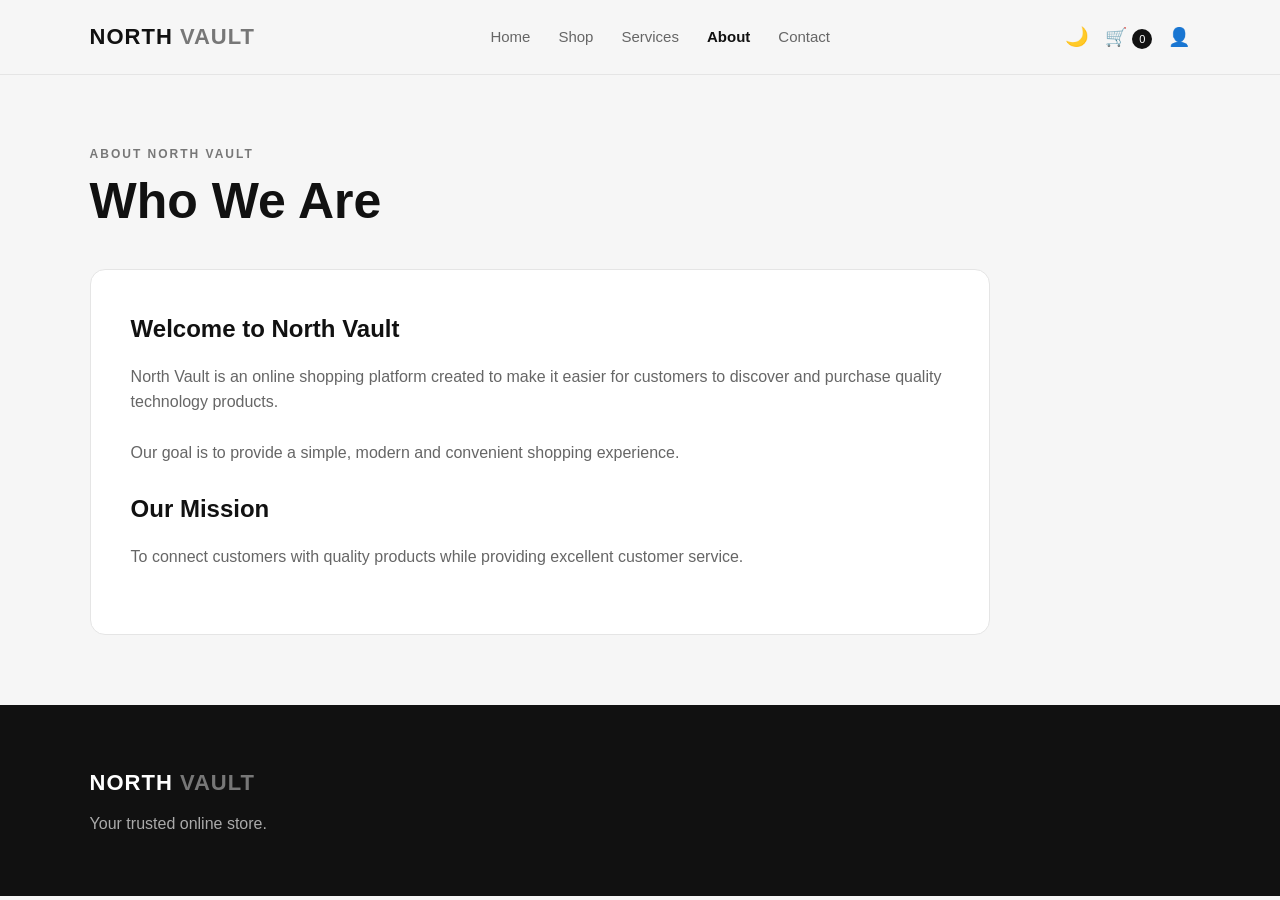
<file: about.html>
<!DOCTYPE html>
<html lang="en">
<head>
    <meta charset="UTF-8">
    <meta name="viewport" content="width=device-width, initial-scale=1.0">
    <title>North Vault | About</title>
    <link rel="stylesheet" href="style.css">
</head>

<body>

<header class="header">

    <a href="index.html" class="logo">
        NORTH <span>VAULT</span>
    </a>

    <nav>
        <a href="index.html">Home</a>
        <a href="shop.html">Shop</a>
        <a href="services.html">Services</a>
        <a class="active" href="about.html">About</a>
        <a href="contact.html">Contact</a>
    </nav>

    <div class="header-actions">
        <button onclick="toggleDarkMode()">🌙</button>
        <a href="cart.html">🛒 <span id="cartCount">0</span></a>
        <a href="profile.html">👤</a>
    </div>

</header>

<main class="page">

    <div class="page-heading">
        <p class="eyebrow">ABOUT NORTH VAULT</p>
        <h1>Who We Are</h1>
    </div>

    <div class="about-box">

        <h2>Welcome to North Vault</h2>

        <p>
            North Vault is an online shopping platform created to make
            it easier for customers to discover and purchase quality
            technology products.
        </p>

        <p>
            Our goal is to provide a simple, modern and convenient
            shopping experience.
        </p>

        <h2>Our Mission</h2>

        <p>
            To connect customers with quality products while providing
            excellent customer service.
        </p>

    </div>

</main>

<footer class="footer">
    <div>
        <a href="index.html" class="logo">NORTH <span>VAULT</span></a>
        <p>Your trusted online store.</p>
    </div>
</footer>

<script src="script.js"></script>

</body>
</html>
</file>
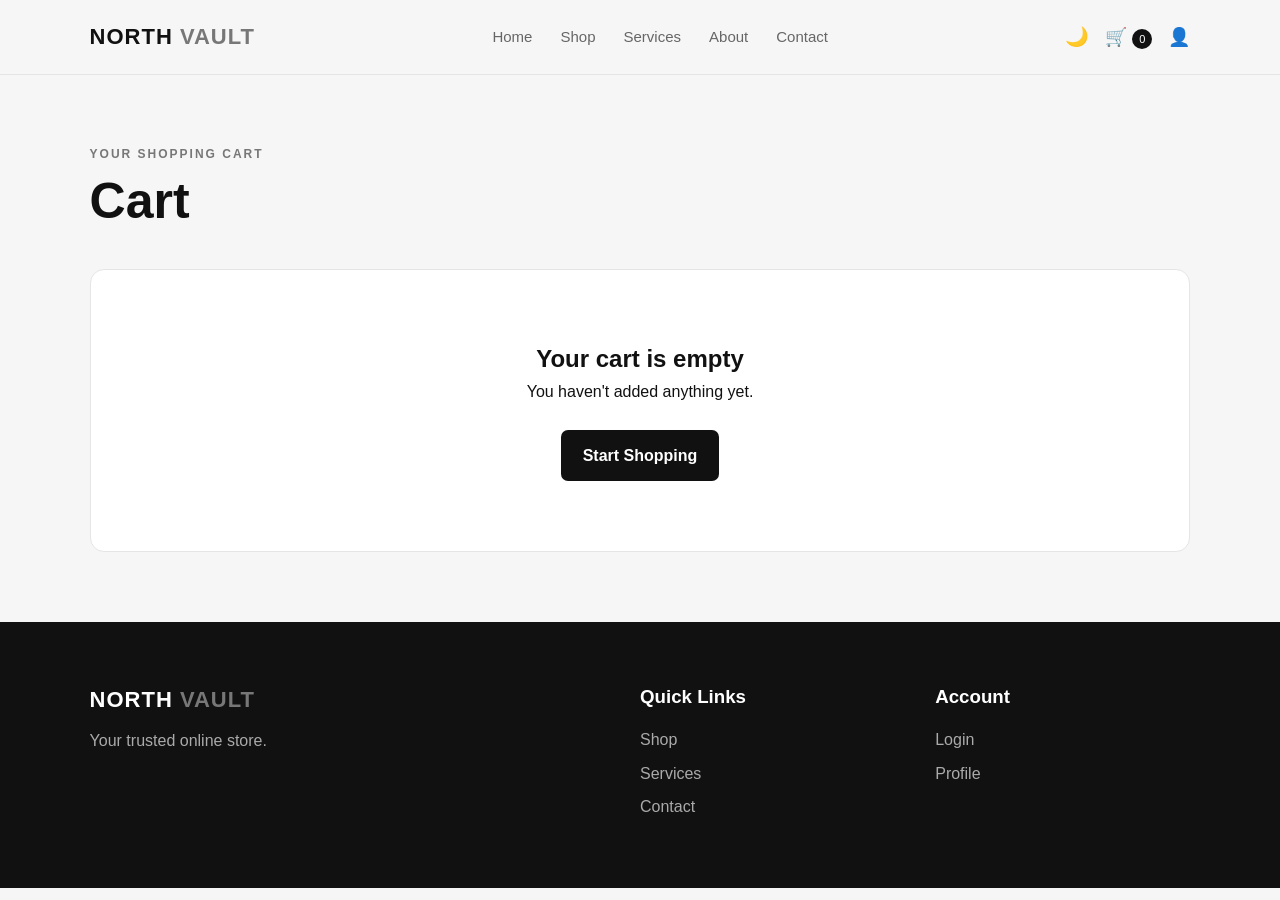
<file: cart.html>
<!DOCTYPE html>
<html lang="en">
<head>
    <meta charset="UTF-8">
    <meta name="viewport" content="width=device-width, initial-scale=1.0">
    <title>North Vault | Cart</title>
    <link rel="stylesheet" href="style.css">
</head>

<body>

<header class="header">

    <a href="index.html" class="logo">
        NORTH <span>VAULT</span>
    </a>

    <nav>
        <a href="index.html">Home</a>
        <a href="shop.html">Shop</a>
        <a href="services.html">Services</a>
        <a href="about.html">About</a>
        <a href="contact.html">Contact</a>
    </nav>

    <div class="header-actions">
        <button onclick="toggleDarkMode()">🌙</button>
        <a href="cart.html">🛒 <span id="cartCount">0</span></a>
        <a href="profile.html">👤</a>
    </div>

</header>

<main class="page">

    <div class="page-heading">
        <p class="eyebrow">YOUR SHOPPING CART</p>
        <h1>Cart</h1>
    </div>

    <div id="cartContainer"></div>

</main>

<footer class="footer">

    <div>
        <a href="index.html" class="logo">NORTH <span>VAULT</span></a>
        <p>Your trusted online store.</p>
    </div>

    <div>
        <h3>Quick Links</h3>
        <a href="shop.html">Shop</a>
        <a href="services.html">Services</a>
        <a href="contact.html">Contact</a>
    </div>

    <div>
        <h3>Account</h3>
        <a href="login.html">Login</a>
        <a href="profile.html">Profile</a>
    </div>

</footer>

<script src="script.js"></script>

</body>
</html>
</file>
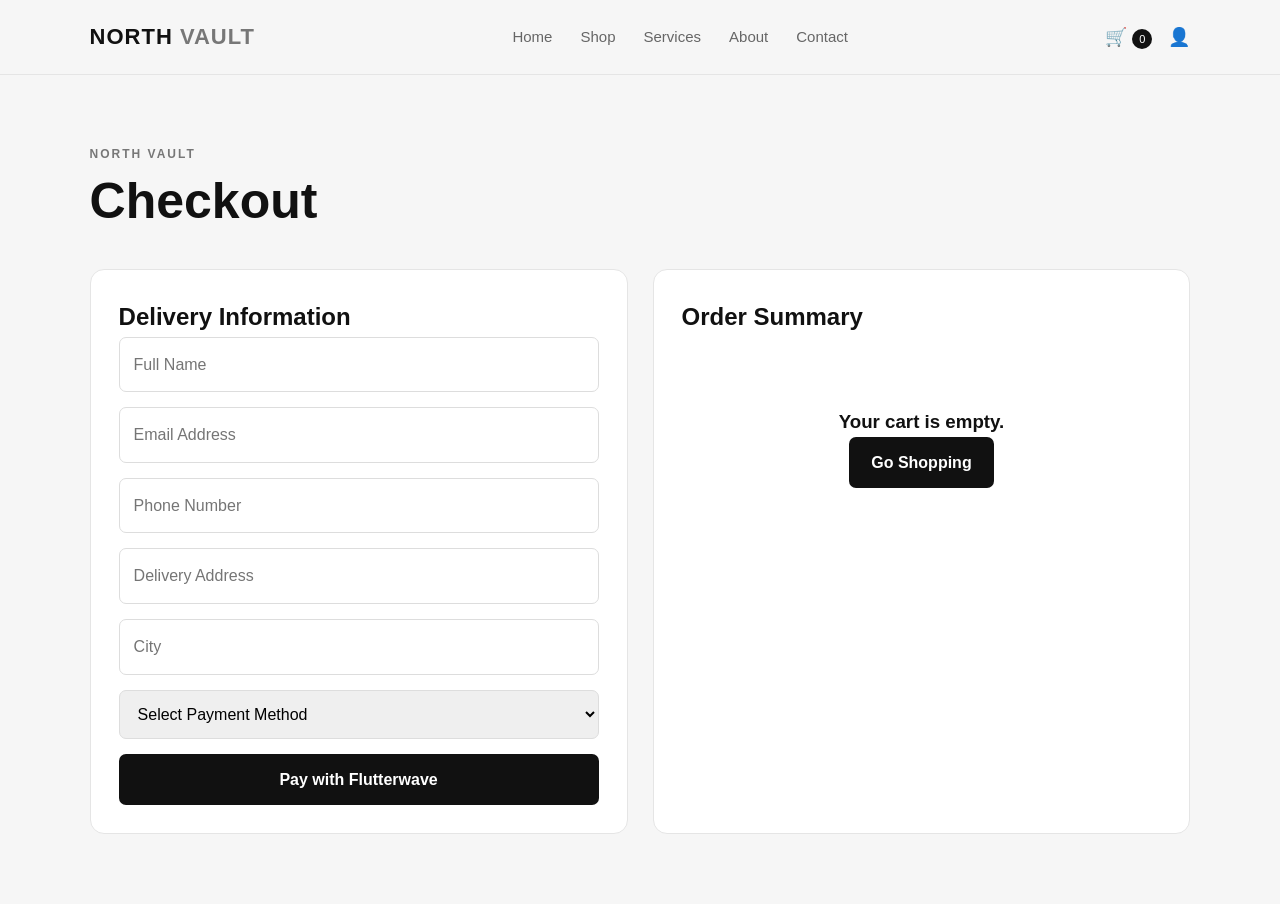
<file: checkout.html>
<!DOCTYPE html>
<html lang="en">

<head>
    <meta charset="UTF-8">
    <meta name="viewport" content="width=device-width, initial-scale=1.0">

    <title>North Vault | Checkout</title>

    <link rel="stylesheet" href="style.css">
</head>

<body>

<header class="header">

    <a href="index.html" class="logo">
        NORTH <span>VAULT</span>
    </a>

    <nav>
        <a href="index.html">Home</a>
        <a href="shop.html">Shop</a>
        <a href="services.html">Services</a>
        <a href="about.html">About</a>
        <a href="contact.html">Contact</a>
    </nav>

    <div class="header-actions">

        <a href="cart.html">
            🛒 <span id="cartCount">0</span>
        </a>

        <a href="profile.html">
            👤
        </a>

    </div>

</header>


<main class="page">

    <div class="page-heading">

        <p class="eyebrow">
            NORTH VAULT
        </p>

        <h1>
            Checkout
        </h1>

    </div>


    <div class="checkout-layout">


        <!-- =========================
             DELIVERY INFORMATION
        ========================== -->

        <div class="card">

            <h2>
                Delivery Information
            </h2>


            <form
                id="checkoutForm"
                action="create_payment.php"
                method="POST"
            >


                <input
                    type="text"
                    id="checkoutName"
                    name="name"
                    placeholder="Full Name"
                    required
                >


                <input
                    type="email"
                    id="checkoutEmail"
                    name="email"
                    placeholder="Email Address"
                    required
                >


                <input
                    type="tel"
                    id="checkoutPhone"
                    name="phone"
                    placeholder="Phone Number"
                    required
                >


                <input
                    type="text"
                    id="checkoutAddress"
                    name="address"
                    placeholder="Delivery Address"
                    required
                >


                <input
                    type="text"
                    id="checkoutCity"
                    name="city"
                    placeholder="City"
                    required
                >


                <select
                    id="paymentMethod"
                    name="paymentMethod"
                    required
                >

                    <option value="">
                        Select Payment Method
                    </option>

                    <option value="Flutterwave">
                        Pay with Flutterwave
                    </option>

                </select>


                <!--
                    JavaScript will put the correct
                    cart total here.
                -->

                <input
                    type="hidden"
                    id="paymentAmount"
                    name="amount"
                    value="0"
                >


                <button
                    class="btn"
                    type="submit"
                >
                    Pay with Flutterwave
                </button>


            </form>

        </div>



        <!-- =========================
             ORDER SUMMARY
        ========================== -->

        <div class="card">

            <h2>
                Order Summary
            </h2>


            <div id="checkoutSummary"></div>

        </div>


    </div>

</main>


<script src="script.js"></script>

</body>
</html>
</file>
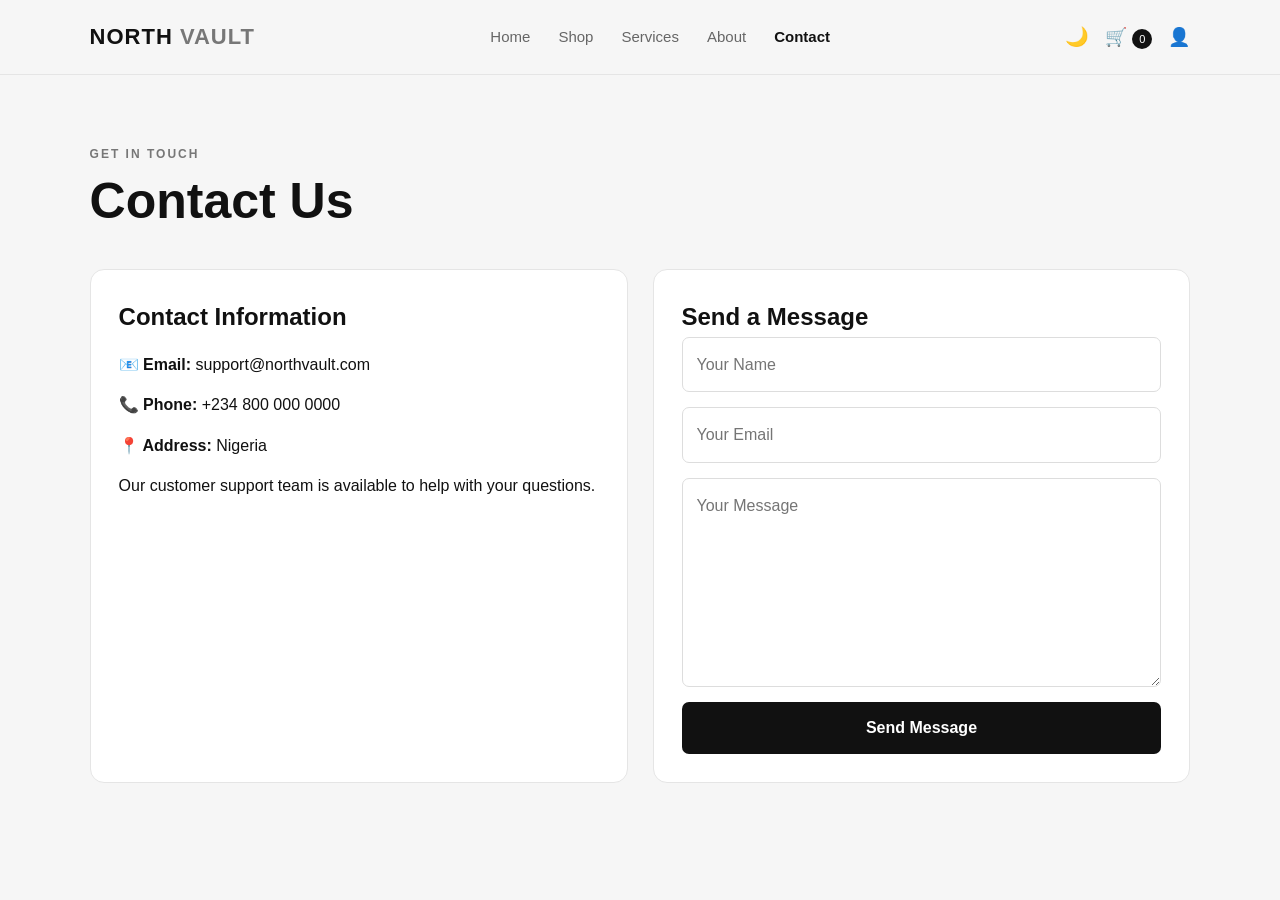
<file: contact.html>
<!DOCTYPE html>
<html lang="en">
<head>
    <meta charset="UTF-8">
    <meta name="viewport" content="width=device-width, initial-scale=1.0">
    <title>North Vault | Contact</title>
    <link rel="stylesheet" href="style.css">
</head>

<body>

<header class="header">

    <a href="index.html" class="logo">
        NORTH <span>VAULT</span>
    </a>

    <nav>
        <a href="index.html">Home</a>
        <a href="shop.html">Shop</a>
        <a href="services.html">Services</a>
        <a href="about.html">About</a>
        <a class="active" href="contact.html">Contact</a>
    </nav>

    <div class="header-actions">
        <button onclick="toggleDarkMode()">🌙</button>
        <a href="cart.html">🛒 <span id="cartCount">0</span></a>
        <a href="profile.html">👤</a>
    </div>

</header>

<main class="page">

    <div class="page-heading">
        <p class="eyebrow">GET IN TOUCH</p>
        <h1>Contact Us</h1>
    </div>

    <div class="contact-layout">

        <div class="card">

            <h2>Contact Information</h2>

            <p><strong>📧 Email:</strong> support@northvault.com</p>

            <p><strong>📞 Phone:</strong> +234 800 000 0000</p>

            <p><strong>📍 Address:</strong> Nigeria</p>

            <p>
                Our customer support team is available to help
                with your questions.
            </p>

        </div>

        <div class="card">

            <h2>Send a Message</h2>

            <form id="contactForm">

                <input
                    type="text"
                    id="contactName"
                    placeholder="Your Name"
                    required
                >

                <input
                    type="email"
                    id="contactEmail"
                    placeholder="Your Email"
                    required
                >

                <textarea
                    id="contactMessage"
                    rows="7"
                    placeholder="Your Message"
                    required
                ></textarea>

                <button class="btn" type="submit">
                    Send Message
                </button>

            </form>

        </div>

    </div>

</main>

<script src="script.js"></script>

</body>
</html>
</file>
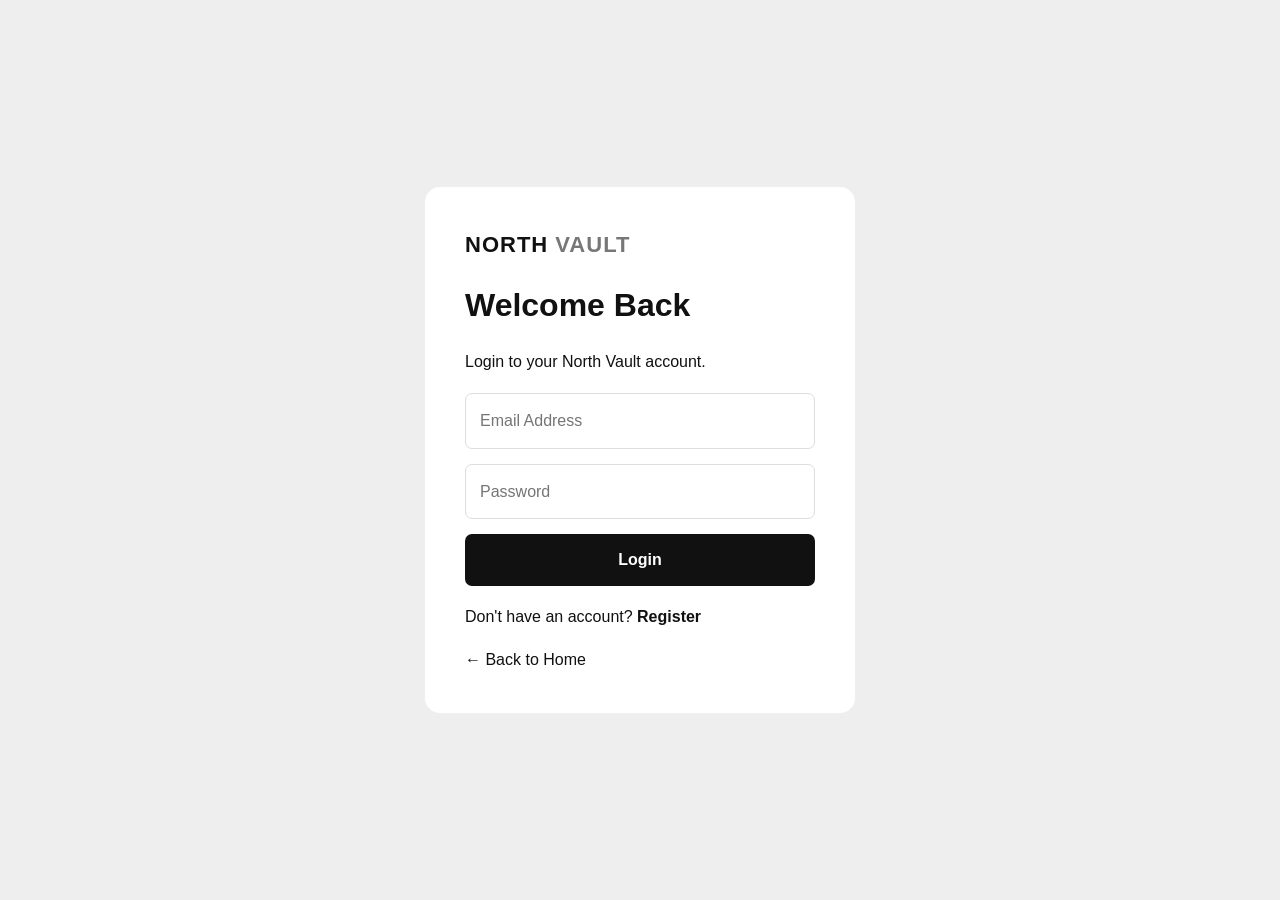
<file: login.html>
<!DOCTYPE html>
<html lang="en">
<head>
    <meta charset="UTF-8">
    <meta name="viewport" content="width=device-width, initial-scale=1.0">
    <title>North Vault | Login</title>
    <link rel="stylesheet" href="style.css">
</head>

<body>

<div class="auth-page">

    <div class="auth-box">

        <a href="index.html" class="logo">
            NORTH <span>VAULT</span>
        </a>

        <h1>Welcome Back</h1>

        <p>Login to your North Vault account.</p>

        <form id="loginForm">

            <input
                type="email"
                id="loginEmail"
                placeholder="Email Address"
                required
            >

            <input
                type="password"
                id="loginPassword"
                placeholder="Password"
                required
            >

            <button class="btn" type="submit">
                Login
            </button>

        </form>

        <p>
            Don't have an account?
            <a href="register.html"><strong>Register</strong></a>
        </p>

        <a href="index.html">← Back to Home</a>

    </div>

</div>

<script src="script.js"></script>

</body>
</html>
</file>
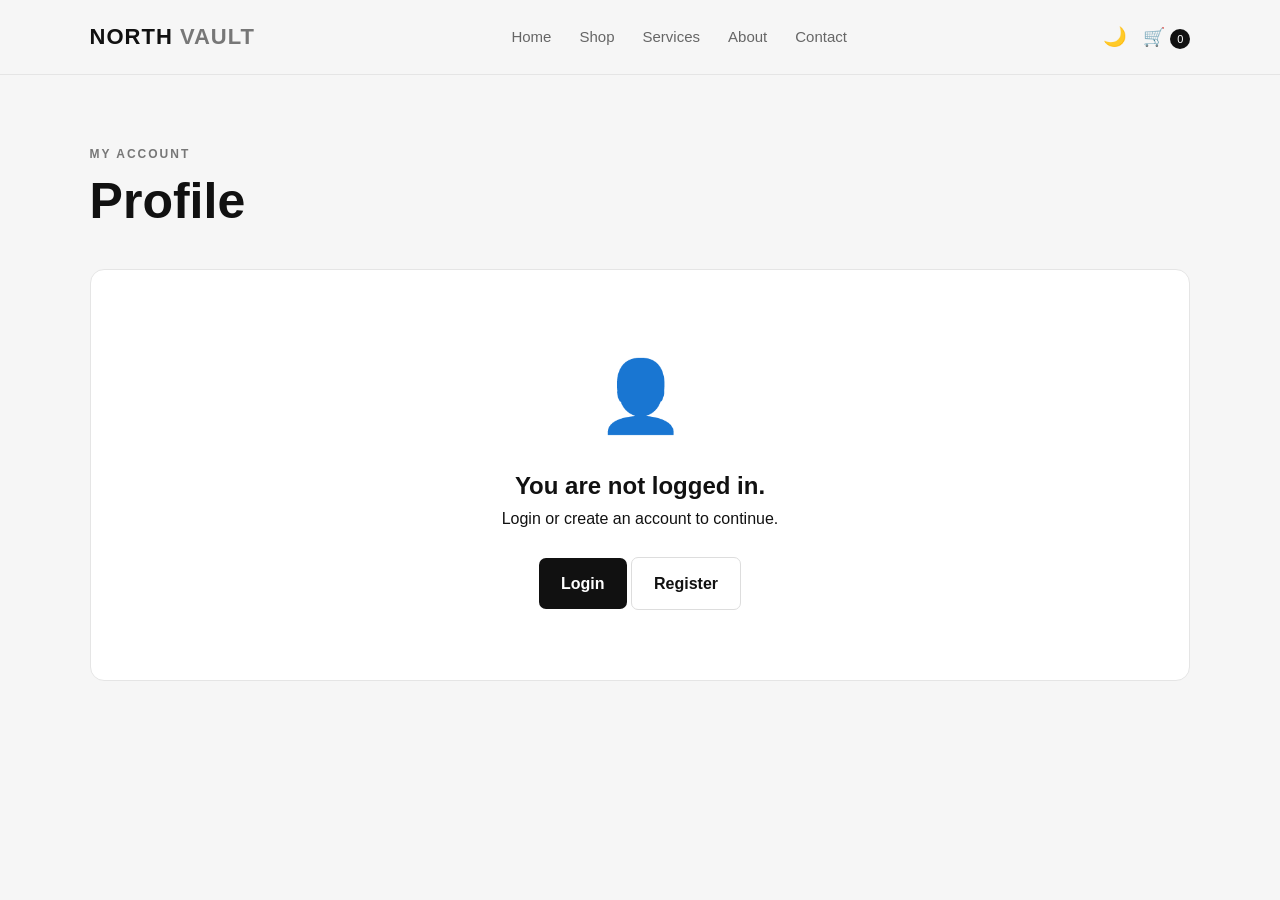
<file: profile.html>
<!DOCTYPE html>
<html lang="en">
<head>
    <meta charset="UTF-8">
    <meta name="viewport" content="width=device-width, initial-scale=1.0">
    <title>North Vault | Profile</title>
    <link rel="stylesheet" href="style.css">
</head>

<body>

<header class="header">

    <a href="index.html" class="logo">
        NORTH <span>VAULT</span>
    </a>

    <nav>
        <a href="index.html">Home</a>
        <a href="shop.html">Shop</a>
        <a href="services.html">Services</a>
        <a href="about.html">About</a>
        <a href="contact.html">Contact</a>
    </nav>

    <div class="header-actions">
        <button onclick="toggleDarkMode()">🌙</button>
        <a href="cart.html">🛒 <span id="cartCount">0</span></a>
    </div>

</header>

<main class="page">

    <div class="page-heading">
        <p class="eyebrow">MY ACCOUNT</p>
        <h1>Profile</h1>
    </div>

    <div id="profileContent"></div>

</main>

<script src="script.js"></script>

</body>
</html>
</file>
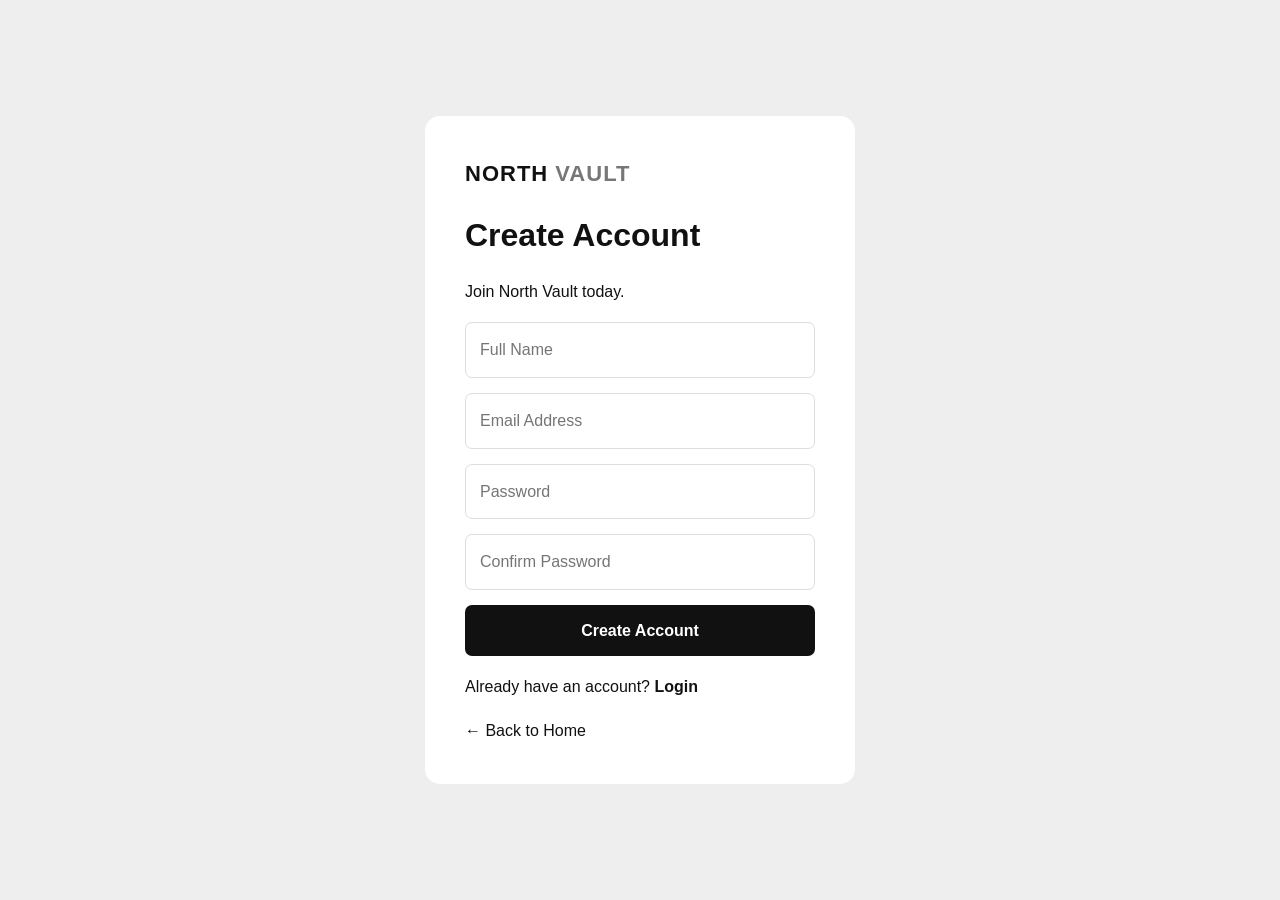
<file: register.html>
<!DOCTYPE html>
<html lang="en">
<head>
    <meta charset="UTF-8">
    <meta name="viewport" content="width=device-width, initial-scale=1.0">
    <title>North Vault | Register</title>
    <link rel="stylesheet" href="style.css">
</head>

<body>

<div class="auth-page">

    <div class="auth-box">

        <a href="index.html" class="logo">
            NORTH <span>VAULT</span>
        </a>

        <h1>Create Account</h1>

        <p>Join North Vault today.</p>

        <form id="registerForm">

            <input
                type="text"
                id="registerName"
                placeholder="Full Name"
                required
            >

            <input
                type="email"
                id="registerEmail"
                placeholder="Email Address"
                required
            >

            <input
                type="password"
                id="registerPassword"
                placeholder="Password"
                required
            >

            <input
                type="password"
                id="registerConfirm"
                placeholder="Confirm Password"
                required
            >

            <button class="btn" type="submit">
                Create Account
            </button>

        </form>

        <p>
            Already have an account?
            <a href="login.html"><strong>Login</strong></a>
        </p>

        <a href="index.html">← Back to Home</a>

    </div>

</div>

<script src="script.js"></script>

</body>
</html>
</file>
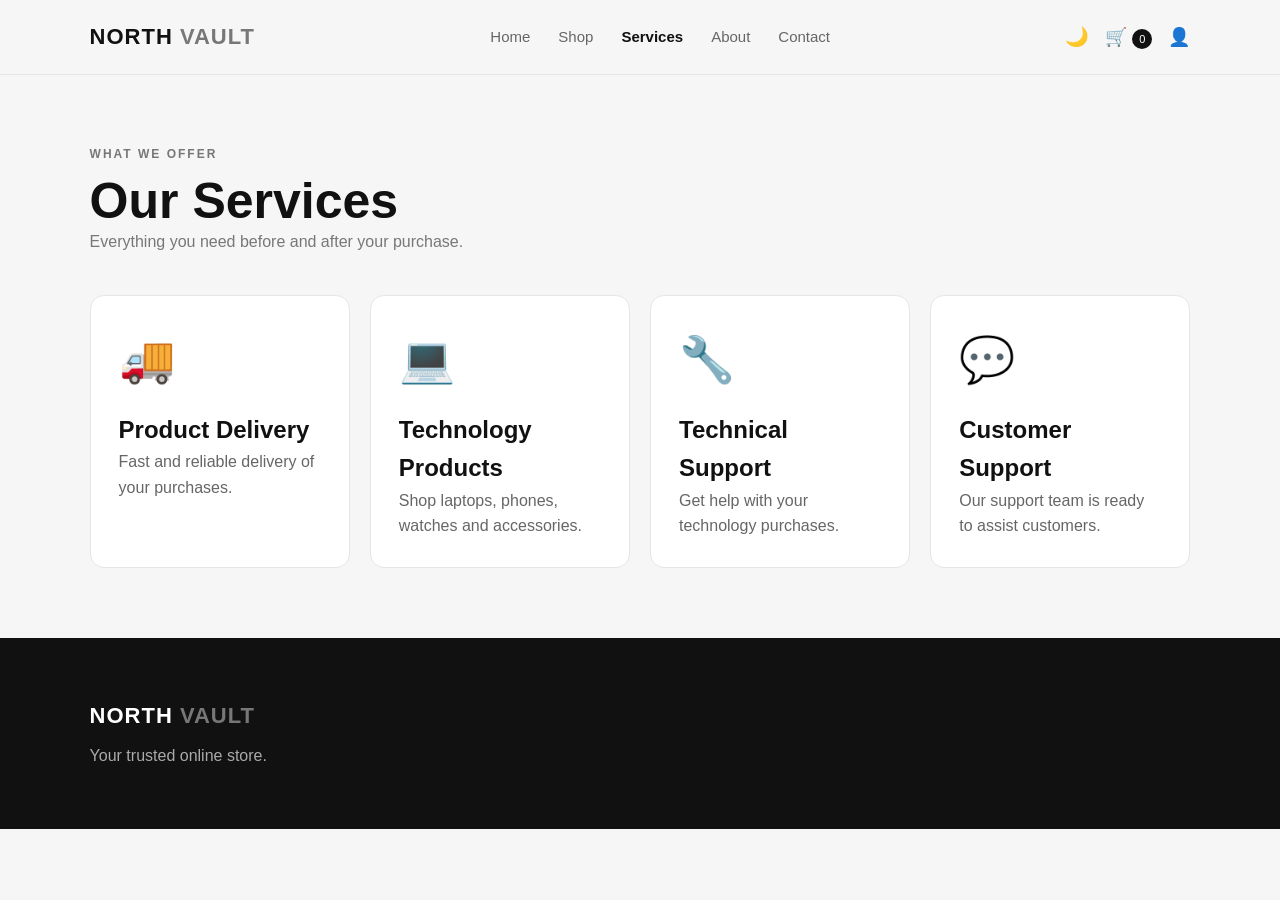
<file: services.html>
<!DOCTYPE html>
<html lang="en">
<head>
    <meta charset="UTF-8">
    <meta name="viewport" content="width=device-width, initial-scale=1.0">
    <title>North Vault | Services</title>
    <link rel="stylesheet" href="style.css">
</head>

<body>

<header class="header">

    <a href="index.html" class="logo">
        NORTH <span>VAULT</span>
    </a>

    <nav>
        <a href="index.html">Home</a>
        <a href="shop.html">Shop</a>
        <a class="active" href="services.html">Services</a>
        <a href="about.html">About</a>
        <a href="contact.html">Contact</a>
    </nav>

    <div class="header-actions">
        <button onclick="toggleDarkMode()">🌙</button>
        <a href="cart.html">🛒 <span id="cartCount">0</span></a>
        <a href="profile.html">👤</a>
    </div>

</header>

<main class="page">

    <div class="page-heading">
        <p class="eyebrow">WHAT WE OFFER</p>
        <h1>Our Services</h1>
        <p>Everything you need before and after your purchase.</p>
    </div>

    <div class="service-grid">

        <div class="card">
            <div class="service-icon">🚚</div>
            <h2>Product Delivery</h2>
            <p>Fast and reliable delivery of your purchases.</p>
        </div>

        <div class="card">
            <div class="service-icon">💻</div>
            <h2>Technology Products</h2>
            <p>Shop laptops, phones, watches and accessories.</p>
        </div>

        <div class="card">
            <div class="service-icon">🔧</div>
            <h2>Technical Support</h2>
            <p>Get help with your technology purchases.</p>
        </div>

        <div class="card">
            <div class="service-icon">💬</div>
            <h2>Customer Support</h2>
            <p>Our support team is ready to assist customers.</p>
        </div>

    </div>

</main>

<footer class="footer">
    <div>
        <a href="index.html" class="logo">NORTH <span>VAULT</span></a>
        <p>Your trusted online store.</p>
    </div>
</footer>

<script src="script.js"></script>

</body>
</html>
</file>
<file: style.css>
* {
    margin: 0;
    padding: 0;
    box-sizing: border-box;
}

html {
    scroll-behavior: smooth;
}

body {
    font-family: Arial, Helvetica, sans-serif;
    background: #f6f6f6;
    color: #111;
    line-height: 1.6;
}

a {
    text-decoration: none;
    color: inherit;
}

button,
input,
select,
textarea {
    font: inherit;
}

button {
    cursor: pointer;
}

.logo {
    font-size: 22px;
    font-weight: 900;
    letter-spacing: 1px;
}

.logo span {
    color: #777;
}

/* HEADER */

.header {
    min-height: 75px;
    padding: 0 7%;
    background: transparent;
    border-bottom: 1px solid #e5e5e5;

    display: flex;
    align-items: center;
    justify-content: space-between;

    position: sticky;
    top: 0;
    z-index: 1000;
}

.header nav {
    display: flex;
    gap: 28px;
}

.header nav a {
    color: #666;
    font-size: 15px;
}

.header nav a:hover,
.header nav a.active {
    color: #111;
    font-weight: 700;
}

.header-actions {
    display: flex;
    align-items: center;
    gap: 16px;
}

.header-actions button {
    border: 0;
    background: transparent;
    font-size: 19px;
}

.header-actions a {
    font-size: 18px;
}

#cartCount {
    display: inline-flex;
    align-items: center;
    justify-content: center;

    min-width: 20px;
    height: 20px;

    background: #111;
    color: #fff;

    border-radius: 50%;
    font-size: 11px;
}

/* HERO */

.hero {
    min-height: 600px;
    padding: 70px 7%;

    display: grid;
    grid-template-columns: 1fr 0.8fr;
    gap: 50px;
    align-items: center;

    background: #ededed;
}

.eyebrow {
    color: #777;
    font-size: 12px;
    font-weight: 800;
    letter-spacing: 2px;
    margin-bottom: 10px;
}

.hero h1 {
    font-size: clamp(45px, 6vw, 75px);
    line-height: 1;
    margin-bottom: 25px;
}

.hero h1 span {
    display: block;
    color: #777;
}

.hero-text {
    max-width: 550px;
    color: #555;
    font-size: 18px;
    margin-bottom: 30px;
}

.hero-box {
    min-height: 400px;
    border-radius: 25px;
    background: #ddd;

    display: flex;
    justify-content: center;
    align-items: center;

    font-size: 150px;
}

/* BUTTONS */

.buttons {
    display: flex;
    gap: 12px;
    flex-wrap: wrap;
}

.btn {
    display: inline-flex;
    align-items: center;
    justify-content: center;

    padding: 13px 22px;

    background: #111;
    color: #fff;

    border: 0;
    border-radius: 7px;

    font-weight: 700;
    transition: .3s;
}

.btn:hover {
    background: #333;
    transform: translateY(-2px);
}

.btn.outline {
    background: #fff;
    color: #111;
    border: 1px solid #ddd;
}

/* FEATURES */

.features {
    padding: 60px 7%;
    display: grid;
    grid-template-columns: repeat(4, 1fr);
    gap: 20px;
    background: #fff;
}

.feature {
    padding: 25px;
    border: 1px solid #e5e5e5;
    border-radius: 12px;
}

.feature > div {
    font-size: 35px;
    margin-bottom: 10px;
}

.feature p {
    color: #777;
}

/* SECTIONS */

.section {
    padding: 80px 7%;
}

.section-title {
    display: flex;
    justify-content: space-between;
    align-items: end;
    margin-bottom: 35px;
}

.section-title h2 {
    font-size: 40px;
}

.page {
    max-width: 1400px;
    margin: auto;
    padding: 70px 7%;
}

.page-heading {
    margin-bottom: 40px;
}

.page-heading h1 {
    font-size: 50px;
    line-height: 1.1;
}

.page-heading > p:last-child {
    color: #777;
}

/* PRODUCT GRID */

.product-grid {
    display: grid;
    grid-template-columns: repeat(4, 1fr);
    gap: 20px;
}

.product-card {
    background: #fff;
    border: 1px solid #e5e5e5;
    border-radius: 14px;
    overflow: hidden;
    transition: .3s;
}

.product-card:hover {
    transform: translateY(-5px);
    box-shadow: 0 15px 35px rgba(0,0,0,.08);
}

.product-image {
    height: 230px;
    background: #eee;

    display: flex;
    align-items: center;
    justify-content: center;

    font-size: 85px;
}

.product-info {
    padding: 20px;
}

.product-info small {
    color: #888;
}

.product-info h3 {
    margin: 5px 0;
}

.product-info p {
    color: #777;
    min-height: 45px;
    font-size: 14px;
}

.price {
    font-size: 20px;
    font-weight: 800;
    margin: 15px 0;
}

.product-buttons {
    display: flex;
    gap: 8px;
}

.product-buttons .btn {
    flex: 1;
    padding: 10px 5px;
}

/* SHOP */

.shop-tools {
    display: grid;
    grid-template-columns: 1fr 220px 220px;
    gap: 15px;
    margin-bottom: 35px;
}

.shop-tools input,
.shop-tools select {
    width: 30%;
    padding: 14px;
    border: 1px solid #ddd;
    border-radius: 7px;
    background: #fff;
    outline: none;
}

/* CARD */

.card {
    background: #fff;
    border: 1px solid #e5e5e5;
    border-radius: 14px;
    padding: 28px;
}

/* PRODUCT DETAIL */

.product-detail {
    display: grid;
    grid-template-columns: 1fr 1fr;
    gap: 50px;
    align-items: center;
}

.detail-image {
    height: 500px;
    border-radius: 20px;
    background: #eee;

    display: flex;
    align-items: center;
    justify-content: center;

    font-size: 180px;
}

.detail-info h1 {
    font-size: 50px;
    line-height: 1.1;
    margin: 10px 0 20px;
}

.detail-info p {
    color: #666;
}

.detail-info .price {
    font-size: 30px;
}

.quantity-box {
    display: flex;
    align-items: center;
    gap: 15px;
    margin: 20px 0;
}

.quantity-box button {
    width: 40px;
    height: 40px;
    background: #fff;
    border: 1px solid #ddd;
    border-radius: 6px;
}

.quantity-box span {
    min-width: 25px;
    text-align: center;
    font-weight: bold;
}

/* CART */

.cart-row {
    display: grid;
    grid-template-columns: 80px 1fr auto auto auto;
    gap: 18px;
    align-items: center;
    padding: 20px 0;
    border-bottom: 1px solid #eee;
}

.cart-thumb {
    width: 70px;
    height: 70px;
    background: #eee;
    border-radius: 10px;

    display: flex;
    align-items: center;
    justify-content: center;

    font-size: 35px;
}

.cart-row p {
    color: #777;
}

.remove-btn {
    border: 0;
    background: transparent;
    font-size: 18px;
}

.cart-total {
    margin-top: 30px;
    text-align: right;
}

.empty {
    text-align: center;
    padding: 70px 20px;
}

/* CHECKOUT */

.checkout-layout {
    display: grid;
    grid-template-columns: 1fr 1fr;
    gap: 25px;
}

.checkout-layout form,
.contact-layout form,
.auth-box form,
.admin-grid form {
    display: grid;
    gap: 15px;
}

.checkout-layout input,
.checkout-layout select,
.contact-layout input,
.contact-layout textarea,
.auth-box input,
.admin-grid input,
.admin-grid select {
    width: 100%;
    padding: 14px;
    border: 1px solid #ddd;
    border-radius: 7px;
    outline: none;
}

.summary-row {
    display: flex;
    justify-content: space-between;
    padding: 12px 0;
    border-bottom: 1px solid #eee;
}

.summary-total {
    display: flex;
    justify-content: space-between;
    margin-top: 20px;
    font-size: 20px;
}

/* PROFILE */

.profile-grid {
    display: grid;
    grid-template-columns: 1fr 1fr;
    gap: 25px;
}

.profile-card {
    text-align: center;
}

.avatar {
    font-size: 70px;
    margin-bottom: 15px;
}

/* SERVICES */

.service-grid {
    display: grid;
    grid-template-columns: repeat(4, 1fr);
    gap: 20px;
}

.service-icon {
    font-size: 45px;
    margin-bottom: 15px;
}

.service-grid p {
    color: #666;
}

/* ABOUT */

.about-box {
    max-width: 900px;
    background: #fff;
    padding: 40px;
    border-radius: 15px;
    border: 1px solid #e5e5e5;
}

.about-box h2 {
    margin-bottom: 15px;
}

.about-box p {
    color: #666;
    margin-bottom: 25px;
}

/* CONTACT */

.contact-layout {
    display: grid;
    grid-template-columns: 1fr 1fr;
    gap: 25px;
}

.contact-layout p {
    margin: 15px 0;
}

/* AUTH */

.auth-page {
    min-height: 100vh;
    background: #eee;

    display: flex;
    justify-content: center;
    align-items: center;

    padding: 20px;
}

.auth-box {
    width: 430px;
    max-width: 100%;
    background: #fff;
    padding: 40px;
    border-radius: 15px;

    display: grid;
    gap: 18px;
}

/* CTA */

.cta {
    margin: 0 7% 80px;
    padding: 70px 30px;

    background: #111;
    color: #fff;

    text-align: center;
    border-radius: 20px;
}

.cta h2 {
    font-size: 40px;
}

.cta p {
    color: #aaa;
    margin: 10px 0 25px;
}

.cta .btn {
    background: #fff;
    color: #111;
}

/* FOOTER */

.footer {
    padding: 60px 7%;
    background: #111;
    color: #fff;

    display: grid;
    grid-template-columns: 2fr 1fr 1fr;
    gap: 40px;
}

.footer p {
    color: #aaa;
    margin-top: 10px;
}

.footer h3 {
    margin-bottom: 15px;
}

.footer > div a:not(.logo) {
    display: block;
    color: #aaa;
    margin-bottom: 8px;
}

.footer > div a:hover {
    color: #fff;
}

/* ADMIN */

.admin-layout {
    min-height: 100vh;
    display: flex;
}

.sidebar {
    width: 240px;
    background: #111;
    color: #fff;
    padding: 28px;

    display: flex;
    flex-direction: column;
    gap: 10px;
}

.sidebar .logo {
    margin-bottom: 25px;
}

.sidebar a:not(.logo) {
    padding: 13px;
    color: #aaa;
    border-radius: 7px;
}

.sidebar a:hover,
.sidebar .side-active {
    background: #222;
    color: #fff;
}

.admin-main {
    flex: 1;
    padding: 45px;
}

.admin-top {
    display: flex;
    justify-content: space-between;
    align-items: center;
    margin-bottom: 30px;
}

.admin-top button {
    border: 0;
    background: transparent;
    font-size: 20px;
}

.stats {
    display: grid;
    grid-template-columns: repeat(4, 1fr);
    gap: 18px;
    margin-bottom: 25px;
}

.stat {
    background: #fff;
    border: 1px solid #ddd;
    padding: 22px;
    border-radius: 12px;
}

.stat span {
    color: #777;
}

.stat strong {
    display: block;
    font-size: 28px;
    margin-top: 5px;
}

.admin-grid {
    display: grid;
    grid-template-columns: 1fr 1fr;
    gap: 25px;
}

.admin-item {
    display: flex;
    justify-content: space-between;
    align-items: center;
    padding: 15px 0;
    border-bottom: 1px solid #eee;
}

.delete-btn {
    border: 0;
    background: #111;
    color: #fff;
    padding: 7px 10px;
    border-radius: 5px;
}

/* DARK MODE */

body.dark {
    background: #101010;
    color: #fff;
}
.dark .card,
.dark .product-card,
.dark .feature,
.dark .about-box,
.dark .stat,
.dark .auth-box {
    background: #1b1b1b;
    border-color: #333;
}

.dark .header {
    background: transparent;
    border-color: #333;
}

.dark .header nav a {
    color: #aaa;
}

.dark .header nav a.active,
.dark .header nav a:hover {
    color: #fff;
}

.dark .hero {
    background: #191919;
}

.dark .hero-box,
.dark .product-image,
.dark .detail-image,
.dark .cart-thumb {
    background: #292929;
}

.dark .features {
    background: #101010;
}

.dark .product-info p,
.dark .hero-text,
.dark .detail-info p,
.dark .feature p,
.dark .service-grid p,
.dark .about-box p {
    color: #aaa;
}

.dark .shop-tools input,
.dark .shop-tools select,
.dark input,
.dark select,
.dark textarea {
    background: #222;
    color: #fff;
    border-color: #444;
}

.dark .quantity-box button {
    background: #222;
    color: #fff;
    border-color: #444;
}

/* RESPONSIVE */

@media (max-width: 1000px) {

    .product-grid {
        grid-template-columns: repeat(2, 1fr);
    }

    .features,
    .service-grid {
        grid-template-columns: repeat(2, 1fr);
    }

    .stats {
        grid-template-columns: repeat(2, 1fr);
    }
}

@media (max-width: 800px) {

    .header {
        padding: 15px 5%;
        flex-wrap: wrap;
        gap: 15px;
    }

    .header nav {
        order: 3;
        width: 100%;
        justify-content: center;
        overflow-x: auto;
    }

    .hero {
        grid-template-columns: 1fr;
        padding: 60px 5%;
    }

    .product-detail,
    .checkout-layout,
    .profile-grid,
    .contact-layout,
    .admin-grid {
        grid-template-columns: 1fr;
    }

    .shop-tools {
        grid-template-columns: 1fr;
    }

    .admin-layout {
        display: block;
    }

    .sidebar {
        width: 100%;
        flex-direction: row;
        overflow-x: auto;
    }

    .admin-main {
        padding: 30px 5%;
    }
}

@media (max-width: 600px) {

    .page,
    .section {
        padding: 50px 5%;
    }

    .hero h1 {
        font-size: 45px;
    }

    .hero-box {
        min-height: 250px;
        font-size: 110px;
    }

    .product-grid,
    .features,
    .service-grid {
        grid-template-columns: 1fr;
    }

    .section-title {
        flex-direction: column;
        align-items: flex-start;
        gap: 15px;
    }

    .section-title h2 {
        font-size: 32px;
    }

    .footer {
        grid-template-columns: 1fr;
    }

    .cart-row {
        grid-template-columns: 60px 1fr;
    }

    .cart-row > * {
        grid-column: auto;
    }

    .stats {
        grid-template-columns: 1fr;
    }

    .cta {
        margin-left: 5%;
        margin-right: 5%;
    }
}
.shop-tools {
    display: flex;
    gap: 15px;
    margin: 25px 0;
    flex-wrap: wrap;
}

.shop-tools input,
.shop-tools select {
    padding: 13px 16px;
    border: 1px solid #ddd;
    border-radius: 8px;
    font-size: 15px;
}

.shop-tools input {
    flex: 1;
    min-width: 220px;
}

.shop-tools select {
    min-width: 180px;
}
.product-card img {
    width: 100%;
    height: 250px;
    object-fit: cover;
    border-radius: 10px;
}
.product-image img {
    width: 100%;
    height: 100%;
    object-fit: contain;
    display: block;
}
/* =========================================
   PRODUCT IMAGE - FIT INSIDE BOX
========================================= */

.product-image {
    width: 100%;
    height: 260px;
    overflow: hidden;
    border-radius: 12px;
    display: flex;
    align-items: center;
    justify-content: center;
    background: #f5f5f5;
}

.product-image .product-real-image {
    width: 100%;
    height: 100%;
    object-fit: cover;
    object-position: center;
    display: block;
}

/* Product details page */
.detail-image {
    width: 100%;
    max-width: 550px;
    height: 500px;
    overflow: hidden;
    border-radius: 15px;
    display: flex;
    align-items: center;
    justify-content: center;
    background: #f5f5f5;
}

.detail-image .product-real-image {
    width: 100%;
    height: 100%;
    object-fit: contain;
    object-position: center;
    display: block;
}

/* Cart image */
.cart-thumb {
    width: 70px;
    height: 70px;
    overflow: hidden;
    border-radius: 10px;
    flex-shrink: 0;
    display: flex;
    align-items: center;
    justify-content: center;
    background: #f5f5f5;
}

.cart-thumb .product-real-image {
    width: 100%;
    height: 100%;
    object-fit: cover;
    display: block;
}
</file>
